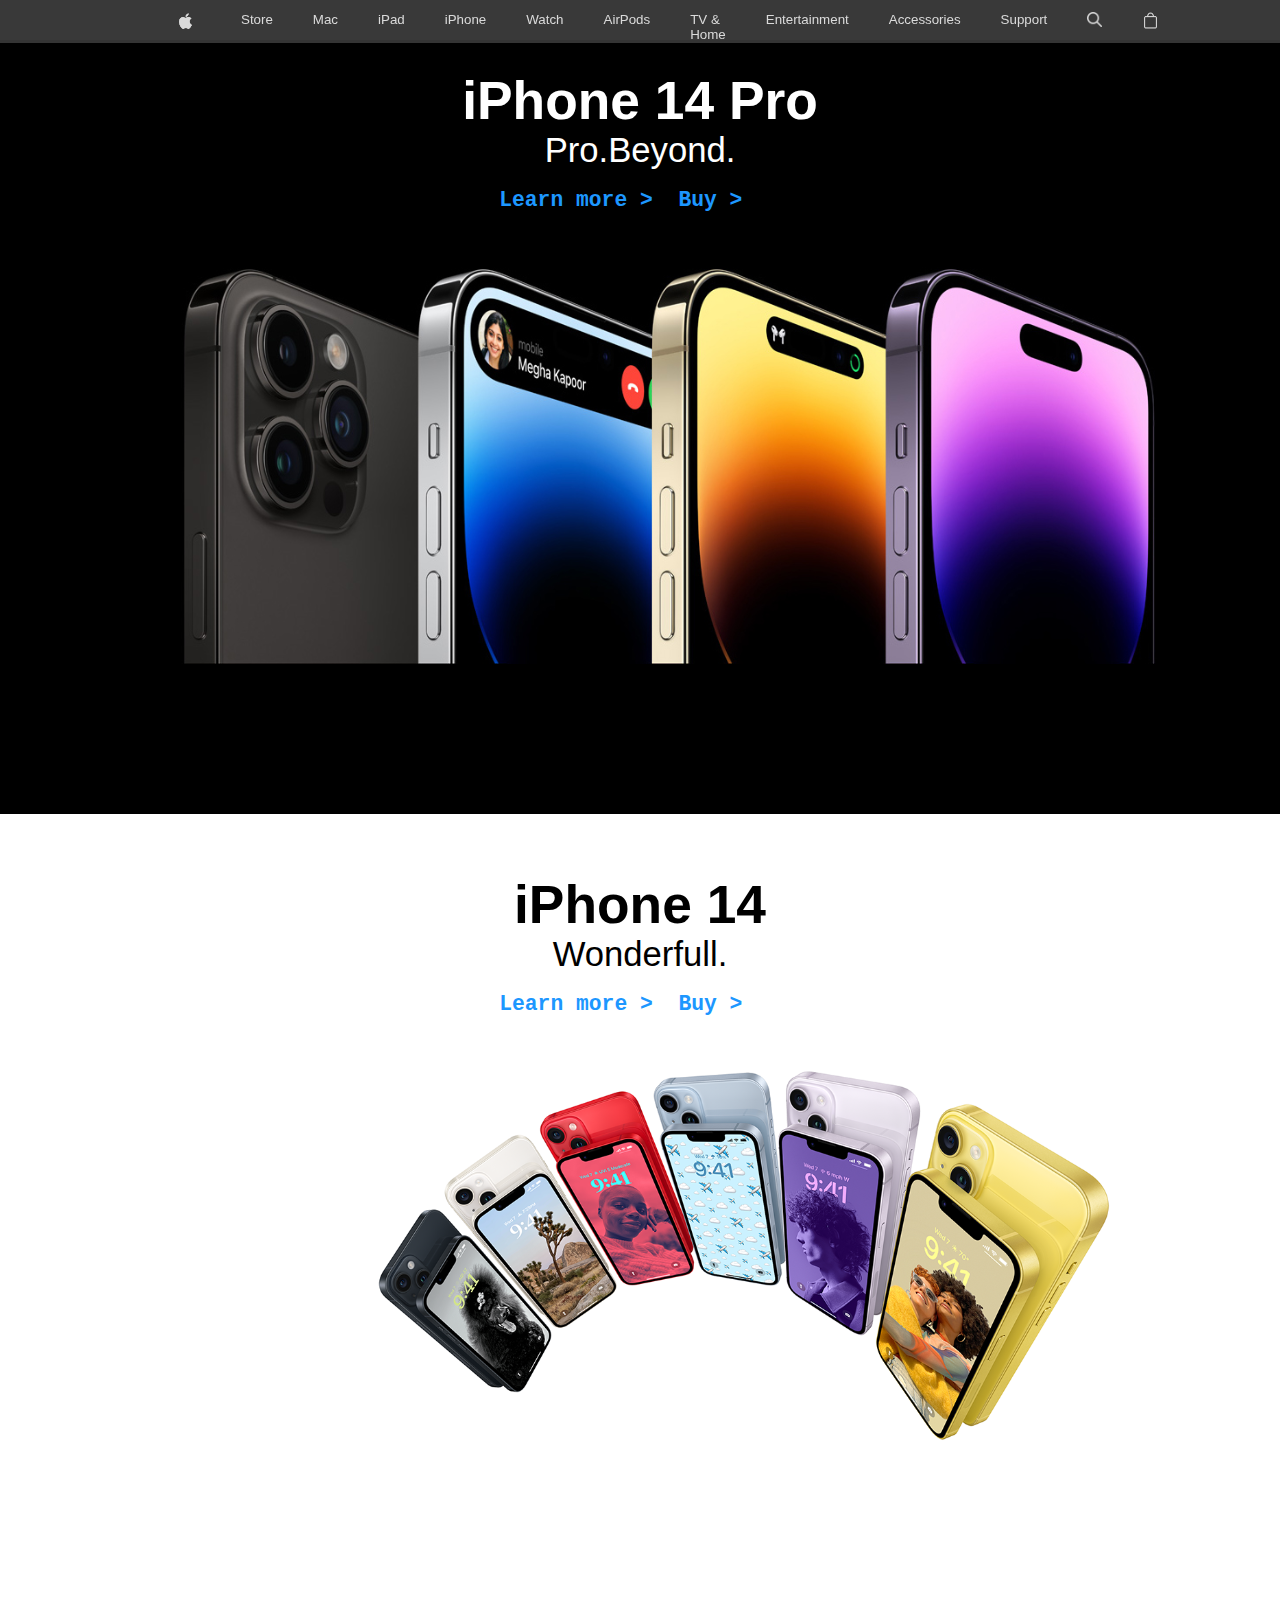
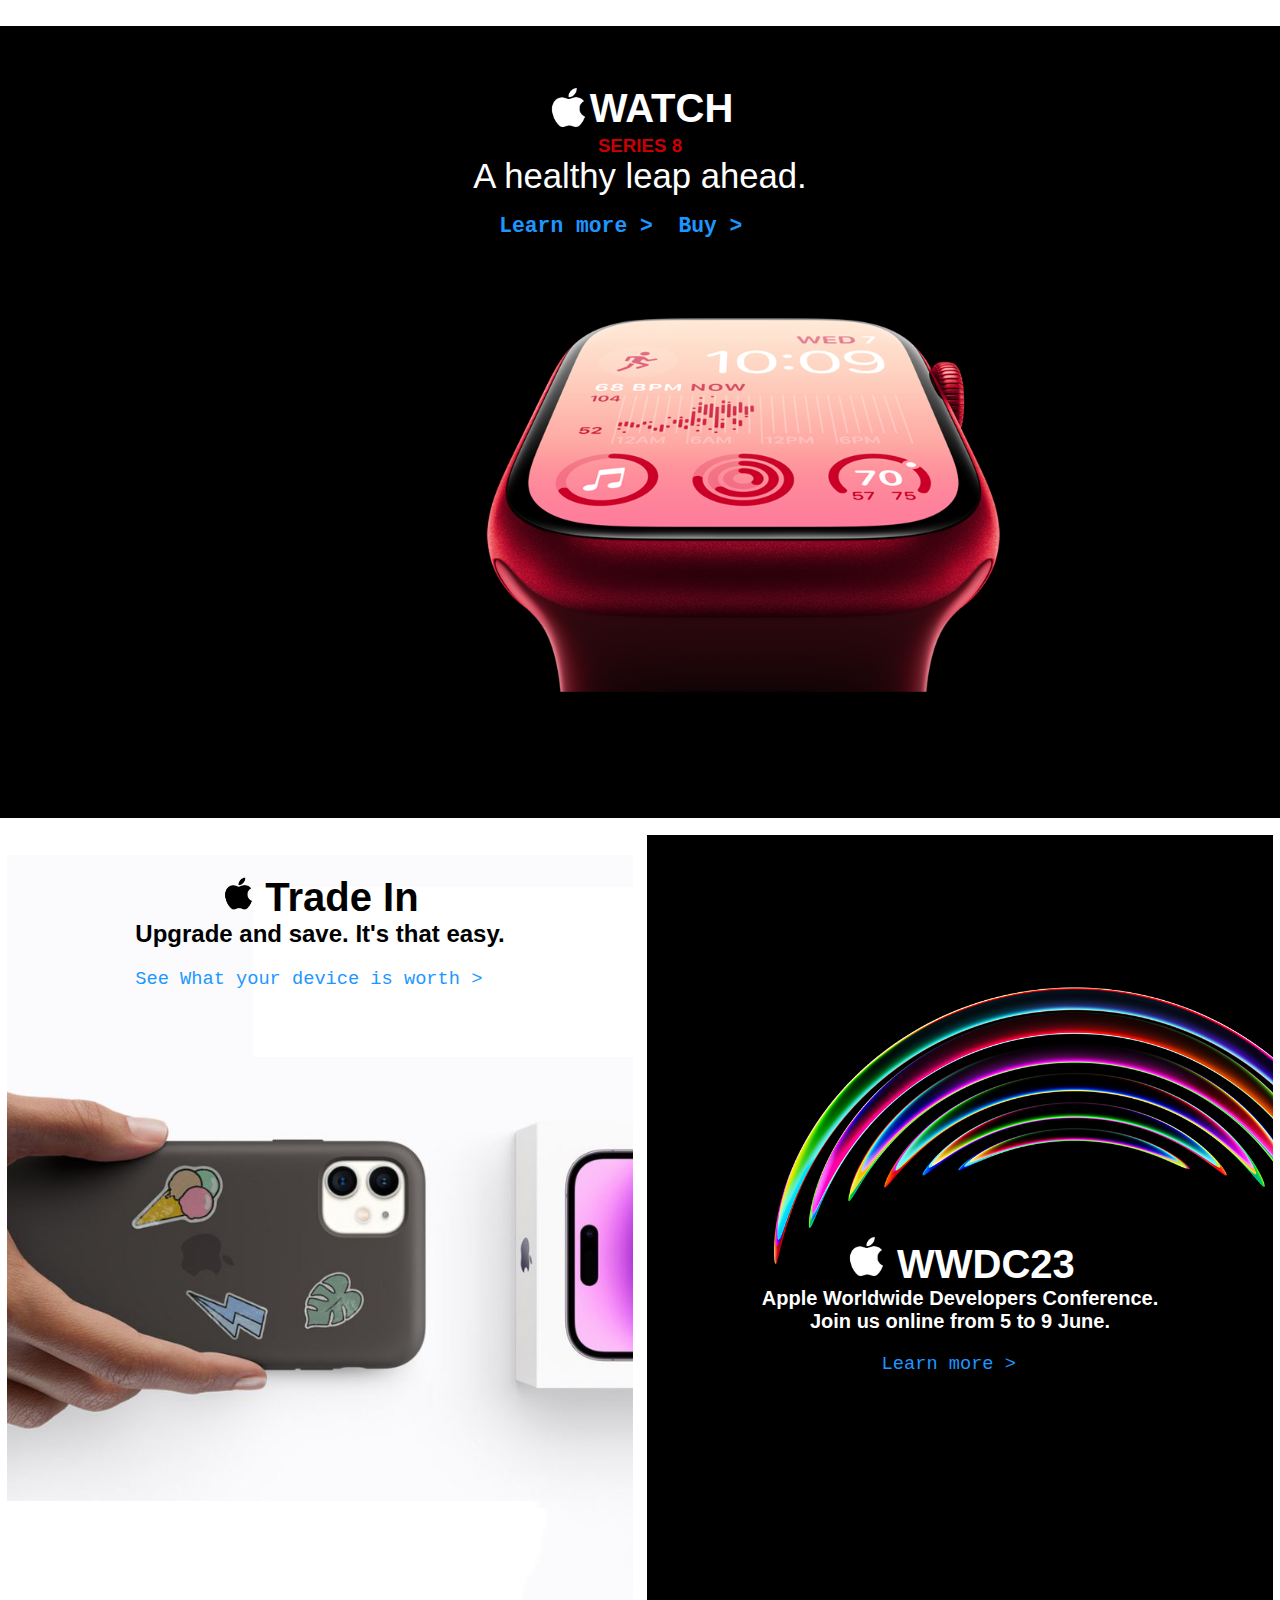
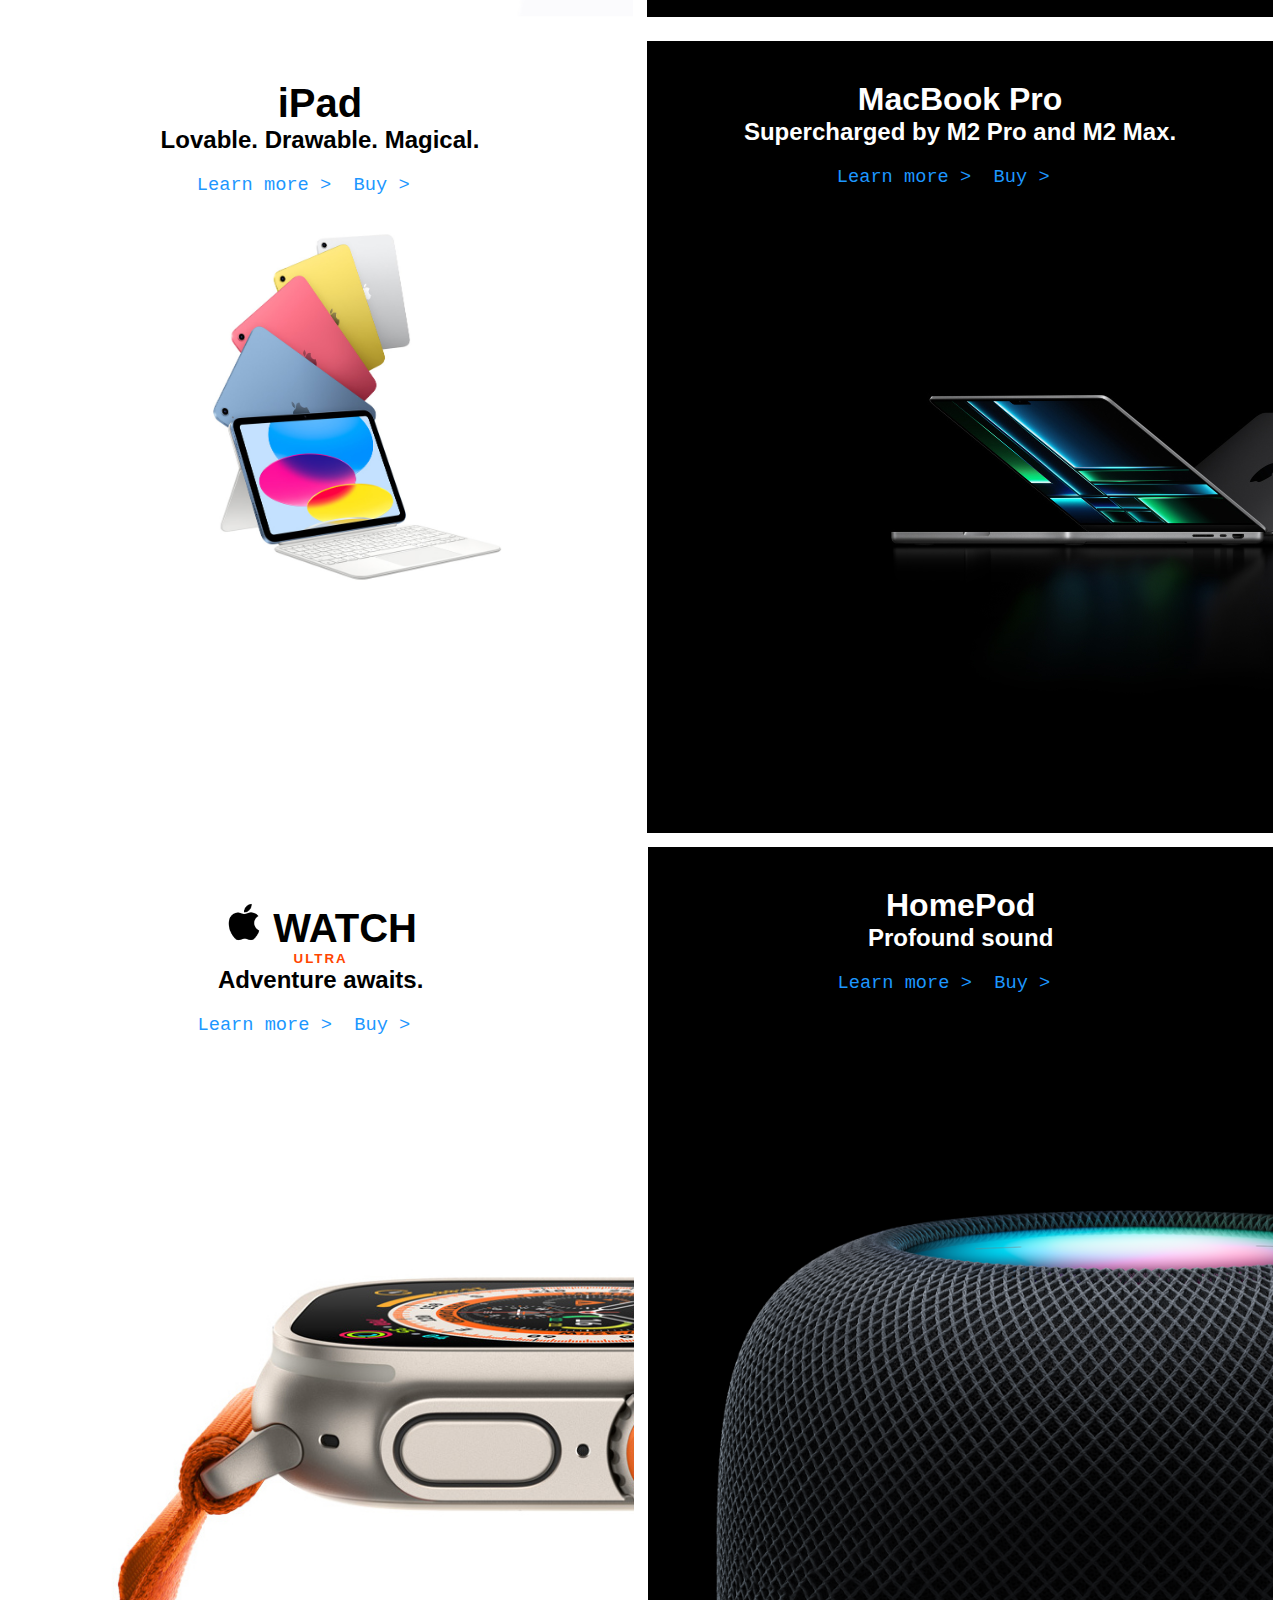
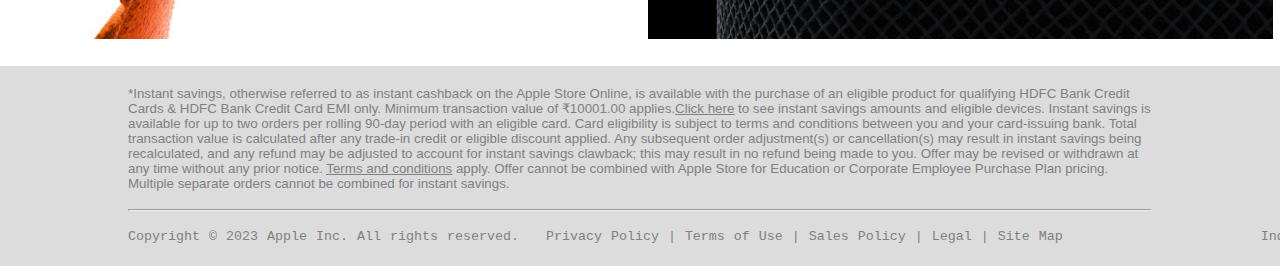
<file: Apple Homepage/index.html>
<!DOCTYPE html>
<html lang="en">
<head>
    <meta charset="UTF-8">
    <meta name="viewport" content="width=device-width, initial-scale=1.0">
    <link rel="stylesheet" href="styles.css">
    <title>Apple India Website Landing Page</title>
    <link rel="icon" type="image/x-icon" href="/images/favicon.png" sizes="32x32 48x48 64x64">
</head>
<body>
    <header>
        <nav>
            <ul>
                <li><a href="/"><img src="images/alogo.png" width="32" height="21"></a></li>
                <li><a href="#">Store</a></li>
                <li><a href="#">Mac</a></li>
                <li><a href="#">iPad</a></li>
                <li><a href="#">iPhone</a></li>
                <li><a href="#">Watch</a></li>
                <li><a href="#">AirPods</a></li>
                <li><a href="#">TV & Home</a></li>
                <li><a href="#">Entertainment</a></li>
                <li><a href="#">Accessories</a></li>
                <li><a href="#">Support</a></li>
                <li><a href="/"><img src="images/search.png" width="15" height="15"></a></li>
                <li><a href="/"><img src="images/bag.png" width="17" height="17"></a></li>
            </ul>
        </nav>
    </header>

    <main>
        <div class="banner" id="banner_one">
            <h1 style="color: #ffffff;">iPhone 14 Pro</h1>
            <h2 style="color: #ffffff;">Pro.Beyond.</h2><br>
            <pre><a href="/" class="banner-link">Learn more</a>
                 <a href="/" style="color: #1d97ff;"> >  </a>
                 <a href="/" class="banner-link">Buy</a>  
                 <a href="/" style="color: #1d97ff;"> >   </a>
            </pre>
                 
        </div>

        <div class="banner" id="banner_two">
            <h1>iPhone 14</h1>
            <h2>Wonderfull.</h2><br>
            <pre class="headcenter">
                <a href="/" class="banner-link">Learn more</a>
                <a href="/" style="color: #1d97ff;"> >  </a>
                <a href="/" class="banner-link">Buy</a>  
                <a href="/" style="color: #1d97ff;"> >   </a>
           </pre>
        </div>

        <div class="banner" id="banner_three">
            <h1><a href="/"><img src="images/iwatch.png" width="43" height="43"></a>
                <a style="font-size:40px;">WATCH</a>
            </h1>
            <h3 style="color:#c70000;">SERIES 8</h3>
            <h2>A healthy leap ahead.</h2><br>
            <pre class="headcenter">
                <a href="/" class="banner-link">Learn more</a>
                <a href="/" style="color: #1d97ff;"> >  </a>
                <a href="/" class="banner-link">Buy</a>  
                <a href="/" style="color: #1d97ff;"> >   </a>
           </pre>
        </div>

        <div class="category">
            <div class="box" id="box1">
                <h1><a href="/"><img src="images/iwatchblk.png"width="35" height="35"></a>
                    <a style="font-size:40px;">Trade In</a>
                <h2>Upgrade and save. It's that easy.</h2>
                <pre class="headcenter"><a href="/" class="banner-link">See What your device is worth</a>
                    <a href="/" style="color: #1d97ff;"> >  </a>
                </pre>
            </div>
            <div class="box" id="box2">
                <h1><a href="/"><img src="images/iwatch.png" width="43" height="43"></a>
                    <a style="font-size:40px;">WWDC23</a>
                </h1>
                <h2 style="font-size: 20px;">Apple Worldwide Developers Conference.<br>
                    Join us online from 5 to 9 June.</h2>
                <pre class="headcenter">
                    <a href="/" class="banner-link">Learn more</a>
                    <a href="/" style="color: #1d97ff;"> >  </a>
                </pre> 
            </div>
        </div>
        <div class="category">
            <div class="box" id="box3">
                <h1 style="font-size: 250%;">iPad</h1>
                <h2>Lovable. Drawable. Magical.</h2>
                <pre class="headcenter">
                    <a href="/" class="banner-link">Learn more</a>
                    <a href="/" style="color: #1d97ff;"> >  </a>
                    <a href="/" class="banner-link">Buy</a>  
                    <a href="/" style="color: #1d97ff;"> >   </a>
               </pre>
            </div>
            <div class="box" id="box4">
                <h1>MacBook Pro</h1>
                <h2>Supercharged by M2 Pro and M2 Max.</h2>
                <pre class="headcenter">
                    <a href="/" class="banner-link">Learn more</a>
                    <a href="/" style="color: #1d97ff;"> >  </a>
                    <a href="/" class="banner-link">Buy</a>  
                    <a href="/" style="color: #1d97ff;"> >   </a>
               </pre>
            </div>
        </div>
        <div class="category">
            <div class="box" id="box5">
                <h1><a href="/"><img src="images/iwatchblk.png" width="40" height="40"></a>
                    <a style="font-size:40px;">WATCH</a>
                </h1>
                <h3 class="label">ULTRA</h3>
                <h2>Adventure awaits.</h2>
                <pre class="headcenter">
                    <a href="/" class="banner-link">Learn more</a>
                    <a href="/" style="color: #1d97ff;"> >  </a>
                    <a href="/" class="banner-link">Buy</a>  
                    <a href="/" style="color: #1d97ff;"> >   </a>
               </pre>
            </div>
            <div class="box" id="box6">
                <h1>HomePod</h1>
                <h2>Profound sound</h2>
                <pre class="headcenter">
                    <a href="/" class="banner-link">Learn more</a>
                    <a href="/" style="color: #1d97ff;"> >  </a>
                    <a href="/" class="banner-link">Buy</a>  
                    <a href="/" style="color: #1d97ff;"> >   </a>
               </pre>
            </div>
        </div>
    </main>

    <footer>
        <div class="container">
            <p>*Instant savings, otherwise referred to as instant cashback on 
                the Apple Store Online, is available with the purchase of an 
                eligible product for qualifying HDFC Bank Credit Cards & HDFC
                 Bank Credit Card EMI only. Minimum transaction value of ₹10001.00 
                 applies.<a href="/"><ins style="color:gray;">Click here</ins></a> to see instant savings amounts and eligible
                  devices. Instant savings is available for up to two orders per 
                  rolling 90-day period with an eligible card. Card eligibility is 
                  subject to terms and conditions between you and your card-issuing
                   bank. Total transaction value is calculated after any trade-in 
                   credit or eligible discount applied. Any subsequent order adjustment(s)
                    or cancellation(s) may result in instant savings being recalculated, 
                    and any refund may be adjusted to account for instant savings clawback; 
                    this may result in no refund being made to you. Offer may be revised or 
                    withdrawn at any time without any prior notice. 
                    <a href="/"><ins style="color:gray;">Terms and conditions</ins></a> apply. 
                    Offer cannot be combined with Apple Store for Education or Corporate 
                    Employee Purchase Plan pricing. Multiple separate orders cannot be 
                    combined for instant savings.
            </p>
            <br>
            <hr><br>
            <pre class="space">Copyright © 2023 Apple Inc. All rights reserved.   Privacy Policy | Terms of Use | Sales Policy | Legal | Site Map                      India
            </pre>
        </div>
    </footer>
</body>
</html>
</file>
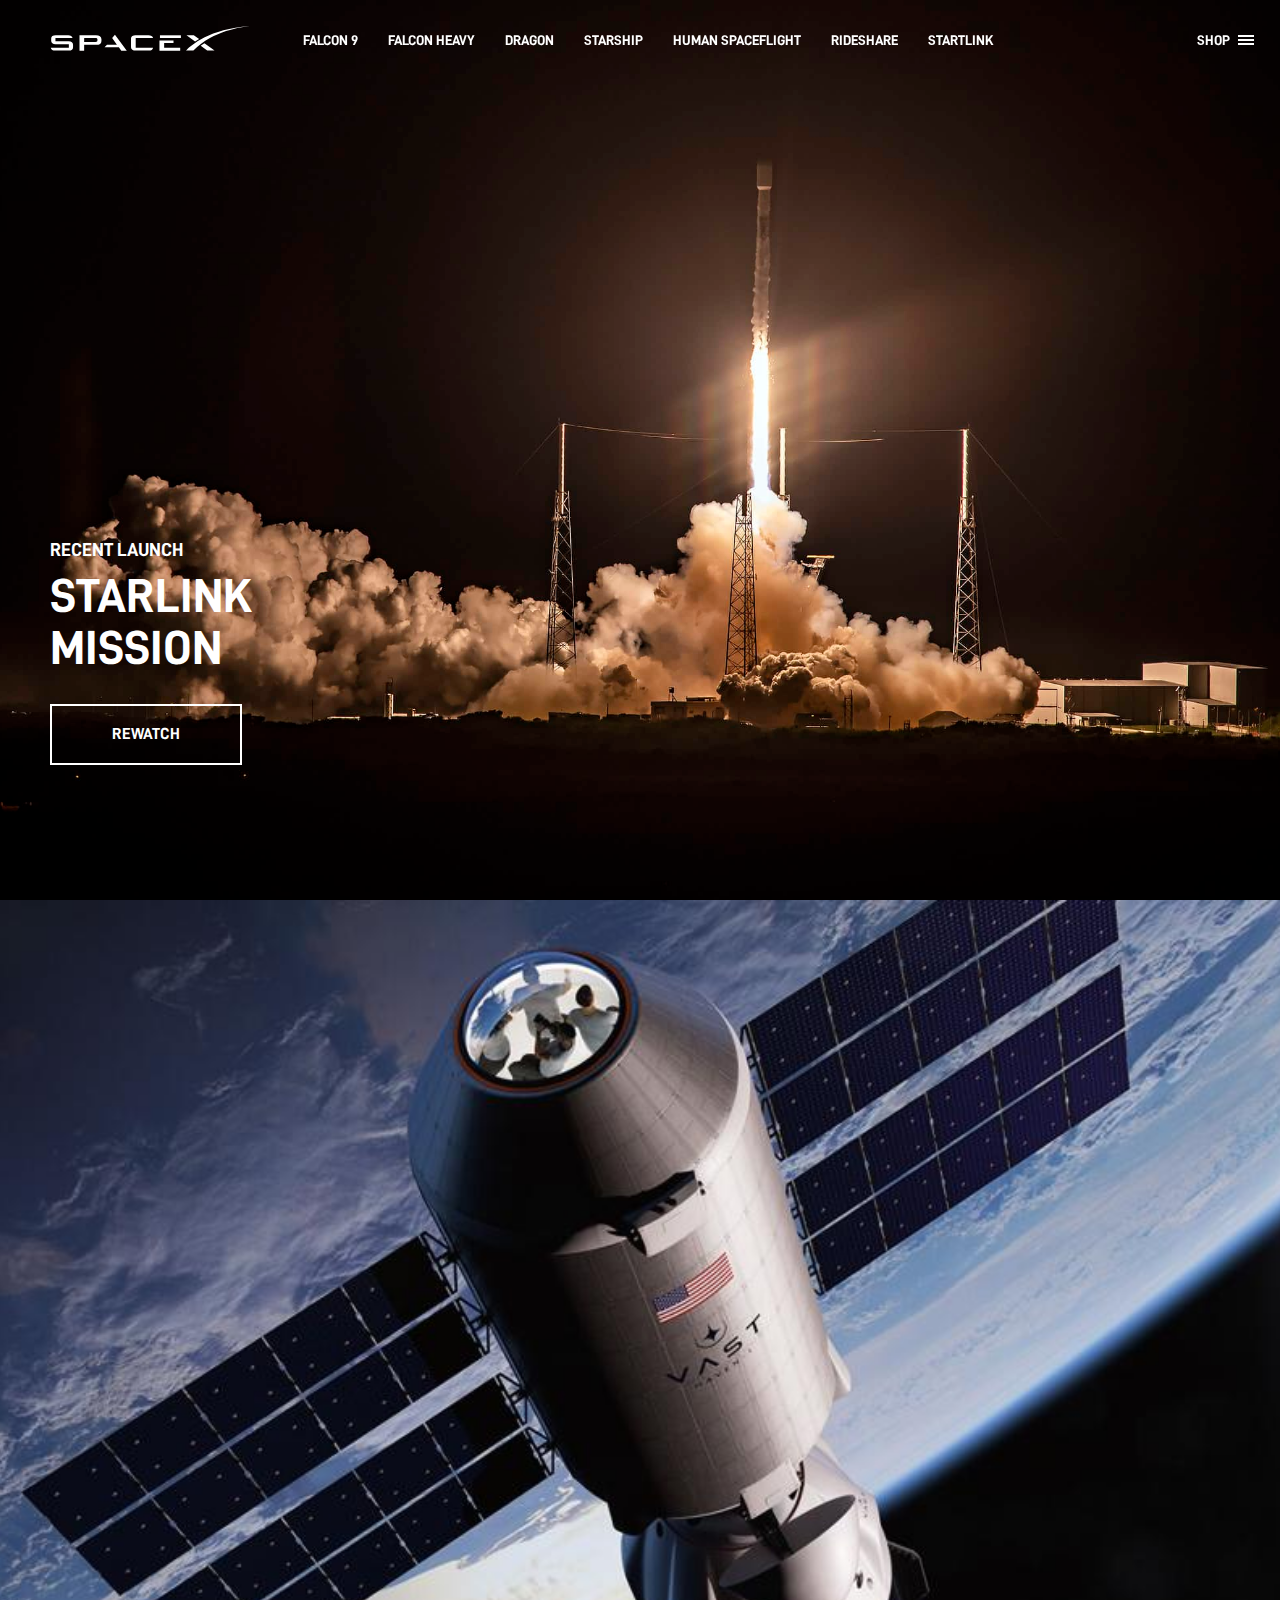
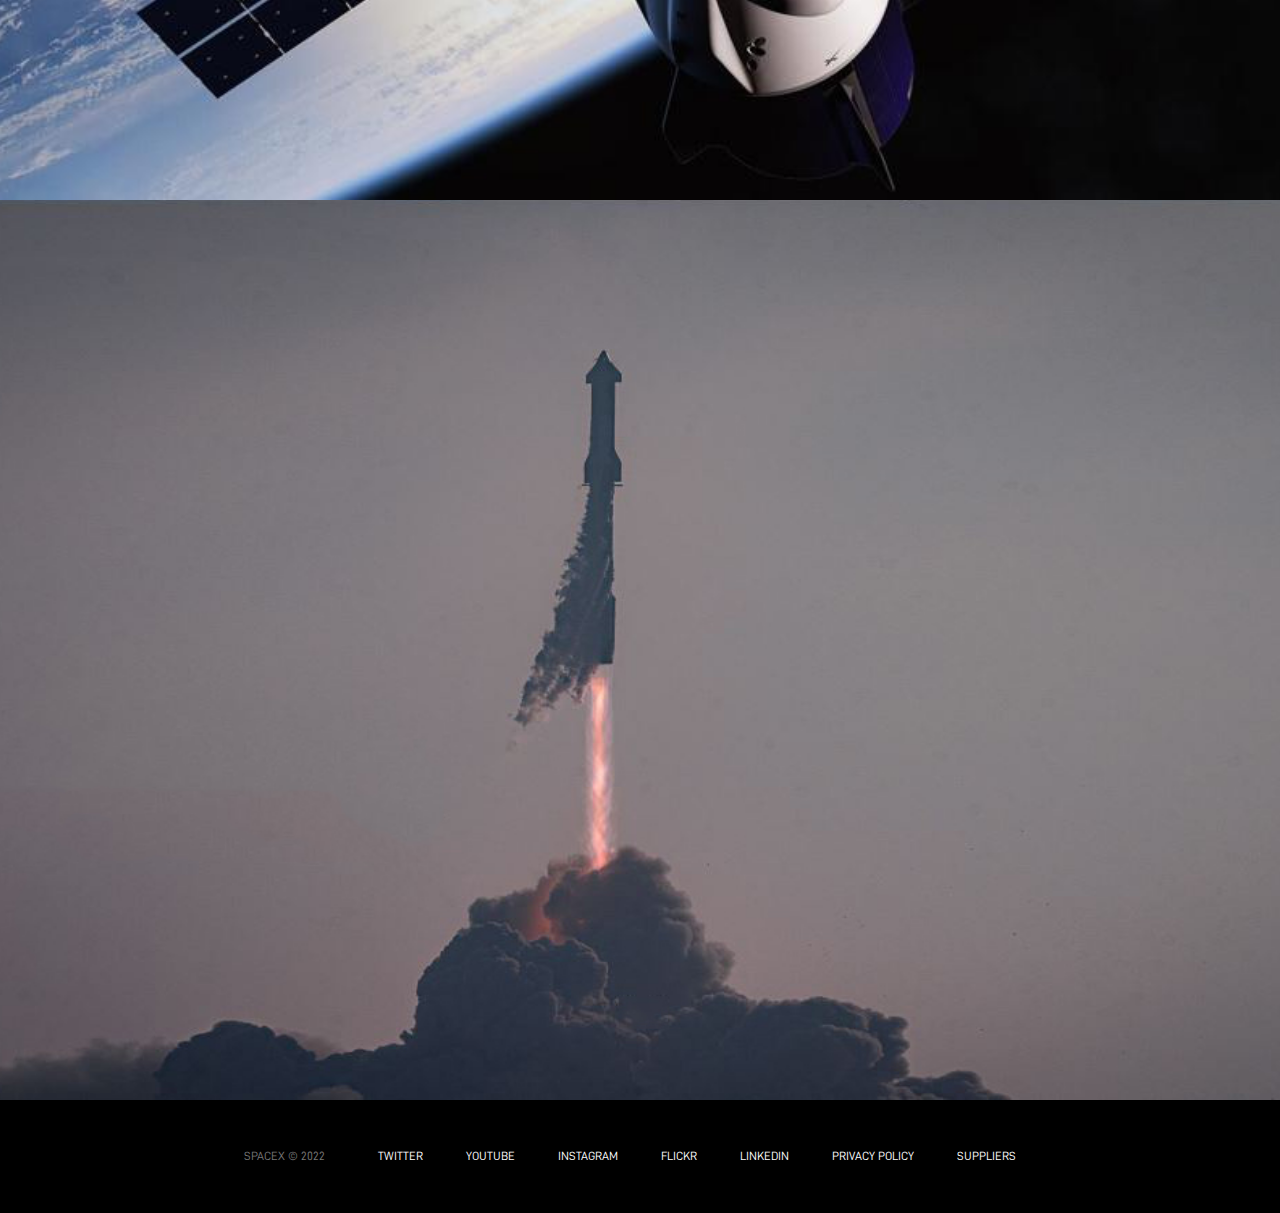
<file: SpaceX/index.html>
<!doctype html>
<html lang="en">
<head>
    <meta charset="UTF-8">
    <meta name="viewport" content="width=device-width, user-scalable=yes">
    <title>SpaceX</title>
    <link rel="stylesheet" href="styles.css">
</head>
<body>
    <header>
        <a href="" class="logo">
            <svg version="1.1" x="0px" y="0px" viewBox="0 0 400 50">
                <title>SpaceX Logo</title>
                <g class="letter_s">
                    <path class="fill-white" d="M37.5,30.5H10.9v-6.6h34.3c-0.9-2.8-3.8-5.4-8.9-5.4H11.4c-5.7,0-9,2.1-9,6.7v4.9c0,4,3.4,6.3,8.4,6.3h26.9v7H1.5
          c0.9,3.8,3.8,5.8,9,5.8h27.1c5.7,0,8.5-2.2,8.5-6.9v-4.9C46.1,33.1,42.8,30.8,37.5,30.5z"></path>
                </g>
                <g class="letter_p">
                    <path class="fill-white" d="M91.8,18.6H59v30.7h9.3V37.5h24.2c6.7,0,10.4-2.3,10.4-7.7v-3.4C102.8,21.4,98.6,18.6,91.8,18.6z M94.8,28.4
          c0,2.2-0.4,3.4-4,3.4H68.3l0.1-8h22c4,0,4.5,1.2,4.5,3.3V28.4z"></path>
                </g>
                <g class="letter_a">
                    <polygon class="fill-white" points="129.9,17.3 124.3,24.2 133.8,37.3 114,37.3 109.1,42.5 137.7,42.5 142.6,49.3 153.6,49.3 	"></polygon>
                </g>
                <g class="letter_c">
                    <path class="fill-white" d="M171.4,23.9h34.8c-0.9-3.6-4.4-5.4-9.4-5.4h-26c-4.5,0-8.8,1.8-8.8,6.7v17.2c0,4.9,4.3,6.7,8.8,6.7h26.3
          c6,0,8.1-1.7,9.1-5.8h-34.8V23.9z"></path>
                </g>
                <g class="letter_e">
                    <polygon class="fill-white" points="228.3,43.5 228.3,34.1 247,34.1 247,28.9 218.9,28.9 218.9,49.3 260.4,49.3 260.4,43.5 	"></polygon>
                    <rect class="fill-white" x="219.9" y="18.6" width="41.9" height="5.4"></rect>
                </g>
                <g class="letter_x">
                    <path class="fill-white" d="M287.6,18.6H273l17.2,12.6c2.5-1.7,5.4-3.5,8-5L287.6,18.6z"></path>
                    <path class="fill-white" d="M308.8,34.3c-2.5,1.7-5,3.6-7.4,5.4l13,9.5h14.7L308.8,34.3z"></path>
                </g>
                <g class="letter_swoosh">
                    <path class="fill-white" d="M399,0.7c-80,4.6-117,38.8-125.3,46.9l-1.7,1.6h14.8C326.8,9.1,384.3,2,399,0.7L399,0.7z"></path>
                </g>
            </svg>
        </a>
        <nav class="center-nav">
            <a href="">Falcon 9</a>
            <a href="">Falcon Heavy</a>
            <a href="">Dragon</a>
            <a href="">Starship</a>
            <a href="">Human spaceflight</a>
            <a href="">Rideshare</a>
            <a href="">Startlink</a>
        </nav>
        <nav class="right-nav">
            <a href="">Shop</a>
        </nav>
    </header>
    <div class="shadow"></div>
    <button class="hamburger" onclick="toggle()">
        <span></span>
        <span></span>
        <span></span>
    </button>
    <nav class="mobile-nav">
        <a href="">Falcon 9</a>
        <a href="">Falcon Heavy</a>
        <a href="">Dragon</a>
        <a href="">Starship</a>
        <a href="">Human spaceflight</a>
        <a href="">Rideshare</a>
        <a href="">Startlink</a>
        <a href="">Shop</a>
    </nav>
    <section style="background-image: url('images/starlinkm')">
        <div class="content-outer">
            <div class="content">
                <h3>RECENT LAUNCH</h3>
                <h2>STARLINK MISSION</h2>
                <a href=""><span>REWATCH</span></a>
            </div>
        </div>
    </section>
    <section style="background-image: url('images/spcx')">
        <div class="content-outer">
            <div class="content">
            
                <h2>SPACEX TO LAUNCH VAST'S COMMERCIAL SPACE STATION</h2>
                <a href=""><span>Learn more</span></a>
            </div>
        </div>
    </section>
    <section style="background-image: url('images/Capture.JPG')">
        <div class="content-outer">
            <div class="content">
                <h3>RECENT</h3>
                <h2>STARSHIP FLIGHT TEST</h2>
                <a href=""><span>REWATCH</span></a>
            </div>
        </div>
    </section>
    
    <footer>
        <nav>
            <span>SpaceX &copy; 2022</span>
            <a href="">TWITTER</a>
            <a href="">YOUTUBE</a>
            <a href="">INSTAGRAM</a>
            <a href="">FLICKR</a>
            <a href="">LINKEDIN</a>
            <a href="">PRIVACY POLICY</a>
            <a href="">SUPPLIERS</a>
        </nav>
    </footer>
    <script src="scripts/nav.js"></script>
    <script src="scripts/scroll.js"></script>
</body>
</html>
</file>
<file: Apple Homepage/styles.css>
* {
    margin: 0;
    padding: 0;
    box-sizing: border-box;
}

body {
    font-family: Arial, Helvetica, sans-serif, sans-serif;
}

nav {
    position: fixed;
    background-color:rgba(53, 53, 53, 0.98);
    color: lightgray;
    width: 100%;
    height: 42.5px;
    font-size: 10pt;
    
}

ul {
    width: 80%;
    margin: auto;
    display: flex;
    padding: 12px 1px;
    
}

li {
    list-style: none;
    margin-left: 40px;
    
}

li a {
    text-decoration: none;
    color: #dadada;
}

nav ul li:hover a {
    color: white;
}

nav ul li:hover img {
    filter: brightness(0) invert(1);
}

main {
    padding-top: 40px;
}

#banner_one {
    background-image: url('images/i14pro.jpg');
    background-size: cover;
    height: 86vh;
    background-position-y: -150px;
    padding-top: 30px;
    margin-bottom: 10px;
}




.banner-link {
    color: #1d97ff;
    text-decoration: none;
}

.banner-link:hover {
    text-decoration: underline;
}






.banner > * {
    display: flex;
    justify-content: center;
}

.banner h1 {
    font-size: 40pt;
}

.banner h2 {
    font-size: 26pt;
    font-weight: lighter;
}

.banner a {
    font-size: 16pt;
    font-weight: bold;
    text-decoration: none;
}
.headcenter {
    text-align: center;
    display: flex;
    justify-content: center;
    align-items: center;
}
#banner_two {
    background-image: url('images/i14.png');
    background-size: cover;
    
    height: 88vh;
    background-position-y: 30px;
    padding-top: 30px;
    padding: 50px;
    margin-bottom: 10px;
}

.font3 {

    font-size: 100px;
}

#banner_three {
    background-image: url('images/watch8.png');
    background-size: cover;
    color: #ffffff;
    height: 88vh;
    padding-top: 60px;
    margin-bottom: 10px;
    background-position-y:-75px;
}

.category {
    display: flex;
}

.category .box {
    text-align: center;
    height: 88vh;
    width: 50%;
    margin: 7px;
    background-size: cover;
    padding-top: 40px;
    color: white;
}

.category .box a { 
    text-decoration: none;
    font-size: 14pt;
    padding-top: 20px;
}

#box1 {
    background-image: url('images/tradein.jpg');
    color: #000000;
    background-position-y:20px;
    background-position-x: -20px;
    
}

#box2 {
    background-image: url('images/wwdc23.png');
    color: rgb(255, 255, 255);
    padding-top: 400px;
    background-position-y:-10px;
    
    background-repeat: no-repeat;
}

#box3 {
    background-image: url('images/ipad.jpg');
    color: #000000;
    background-position-y:-30px;
    background-position-x:20px;
}

#box4 {
    background-image: url('images/macbookpro.jpg');
    color: rgb(255, 255, 255);
    background-position-y: 30px;
    background-position-x: -230px;

    
}

#box5 {
    background-image: url('images/watchultra.jpg');
    color:#000000;
    padding: 55px;
    background-position-y: 20px;
    background-position-x: -360px;
    background-repeat: no-repeat;
    
}

#box6 {
    background-image: url('images/homepod.png');
    color: rgb(255, 255, 255);
    background-position-y: 0px;
    background-position-x: -112px;
}

#box5 .label {
    color: orangered;
    font-size: 10pt;
    letter-spacing: 2px;
    text-transform: uppercase;
}



footer {
    background-color: rgba(211,211,211,0.8);
    width: 100%;
    height: 200px;
}

footer .container {
    width: 80%;
    margin: 20px auto;
    padding-top: 20px;
}

footer .container > * {
    font-size: 10pt;
    color: gray;
}
.space{
    
    font-size: 10pt;
    text-align: left;
    word-spacing: 1px;

}
</file>
<file: SpaceX/styles.css>
@font-face {
    font-family: D-DIN-Bold;
    src: url('fonts/d-din/D-DIN-Bold.otf');
}
@font-face {
    font-family: D-DIN-Regular;
    src: url('fonts/d-din/D-DIN.otf');
}

html, body{
    margin: 0;
    padding: 0;
}
body{
    background-color: #000;
    color:#fff;
    font-family: D-DIN-Bold,Arial,Verdana,sans-serif;
}
a{
    color: #fff;
}
svg{
    fill: #fff;
}
header{
    display: flex;
    align-items: center;
    padding: 20px 50px;
    max-width: 1400px;
    margin: 0 auto;
    height: 40px;
    position: fixed;
    top:0;
    z-index: 2;
}
header svg{
    width: 140px;
}
header a.logo{
    position: fixed;
    top:20px;
    left: 50%;
    margin-left: -70px;
}
@media (min-width: 1000px) {
    header svg{
        width: 200px;
    }
    header a.logo{
        margin-right: 40px;
        position: relative;
        top:initial;
        left: initial;
        margin-left: initial;
    }
}

.center-nav{
    display:none;
}
@media (min-width: 1000px) {
    .center-nav{
        display:block;
    }
}
.center-nav a, .right-nav a{
    text-transform: uppercase;
    text-decoration: none;
    font-size: 14px;
    padding: 0;
    margin: 0 13px;
    position: relative;
}
.center-nav a:before, .right-nav a:before{
    content: '';
    width: 0;
    right:0;
    bottom:-3px;
    height: 2px;
    background-color: #fff;
    position: absolute;
    transition: width .2s linear;
}
.center-nav a:hover:before, .right-nav a:hover:before{
    right: initial;
    left:0;
    width: 100%;
}


.right-nav{
    position: fixed;
    right:0;
    top:20px;
    height: 40px;
    display: flex;
    align-items: center;
}
.right-nav a{
    display:none;
}
@media (min-width: 1000px) {
    .right-nav a{
        display:inline-block;
        padding: 0;
        margin: 0 50px;
    }
}
.hamburger{
    position:fixed;
    z-index: 3;
    right:6px;
    top:13px;
    color:#fff;
    padding: 20px;
    background-color:transparent;
    border:0;
    cursor: pointer;
}
.hamburger span{
    display:block;
    width: 16px;
    margin: 2px 0;
    height: 2px;
    background-color:#fff;
    position: relative;
    transition: all 0.2s linear;
}
.hamburger.active span:first-child,
.hamburger.active span:nth-child(2){
    transform: rotate(45deg);
}
.hamburger.active span:nth-child(2){
    transform: rotate(-45deg);
    top: -4px;
}
.hamburger.active span:last-child{
    opacity: 0;
}
.shadow.active{
    position: fixed;
    inset:0;
    background-color:rgba(0,0,0,.3);
    z-index: 1;
}
nav.mobile-nav{
    padding-top: 70px;
    display:block;
    position:fixed;
    top:0;
    right:-280px;
    bottom:0;
    z-index: 2;
    width: 280px;
    background-color:#000;
    transition: right 0.3s ease-in-out;
}
nav.mobile-nav.active{
    right:0;
}
nav.mobile-nav a{
    display:block;
    opacity: 0;
    border-bottom: 1px solid #222;
    text-transform: uppercase;
    padding: 16px 25px;
    text-decoration: none;
    text-align: right;
    font-family: D-DIN-Regular, sans-serif;
    transition: opacity .3s linear;
    transition-delay: .2s;
}
nav.mobile-nav.active a{
    opacity:1;
}
nav.mobile-nav a:nth-child(2){transition-delay: .25s;}
nav.mobile-nav a:nth-child(3){transition-delay: .3s;}
nav.mobile-nav a:nth-child(4){transition-delay: .35s;}
nav.mobile-nav a:nth-child(5){transition-delay: .4s;}
nav.mobile-nav a:nth-child(6){transition-delay: .45s;}
nav.mobile-nav a:nth-child(7){transition-delay: .5s;}
nav.mobile-nav a:nth-child(8){transition-delay: .55s;}
nav.mobile-nav a:nth-child(9){transition-delay: .6s;}
nav.mobile-nav a:nth-child(10){transition-delay: .65s;}
nav.mobile-nav a:nth-child(11){transition-delay: .7s;}
nav.mobile-nav a:nth-child(12){transition-delay: .75s;}


section{
    min-height: 100vh;
    background-repeat: no-repeat;
    background-size: cover;
    background-position: center center;
    position: relative;
    display: flex;
    align-items: flex-end;
}
section div.content-outer{
    flex-grow: 1;
    max-width: 1400px;
    margin: 0 auto;
    position: relative;
}
section.active div.content{
    opacity: 1;
    bottom:15vh;
}
section div.content{
    position: absolute;
    left: 50px;
    max-width: 360px;
    opacity:0;
    bottom:10vh;
    transition: all .5s linear;
}
section div.content h2{
    font-size: 48px;
    margin:0;
}
section div.content h3{
    margin: 0 0 10px;
}
section div.content a{
    border: 2px solid #fff;
    display: inline-block;
    padding: 20px 60px;
    text-transform: uppercase;
    text-decoration: none;
    margin-top: 30px;
    position:relative;
}
section div.content a:before{
    content:'';
    display: block;
    width:100%;
    position: absolute;
    top:0;
    left:0;
    height:0;
    transition: height 0.3s ease-in-out;
    background-color:white;
}
section div.content a:hover:before{
    height:100%;
    top:initial;
    bottom:0;
}
section div.content a span{
    position: relative;
    z-index: 1;
    transition:color .3s ease-in-out;
}
section div.content a:hover span{
    color:#000;
}

footer{
    padding: 50px;
    font-size: 12px;
    font-family: D-DIN-Regular, sans-serif;
}
footer nav{
    text-align: center;
}
footer nav span{
    color: #777;
    display: inline-block;
    padding-right: 30px;
    text-transform: uppercase;
}
footer nav a{
    padding: 0 20px;
    text-decoration: none;
    transition: color .2s linear;
}
footer nav a:hover{
    color: #aaa;
}
</file>
